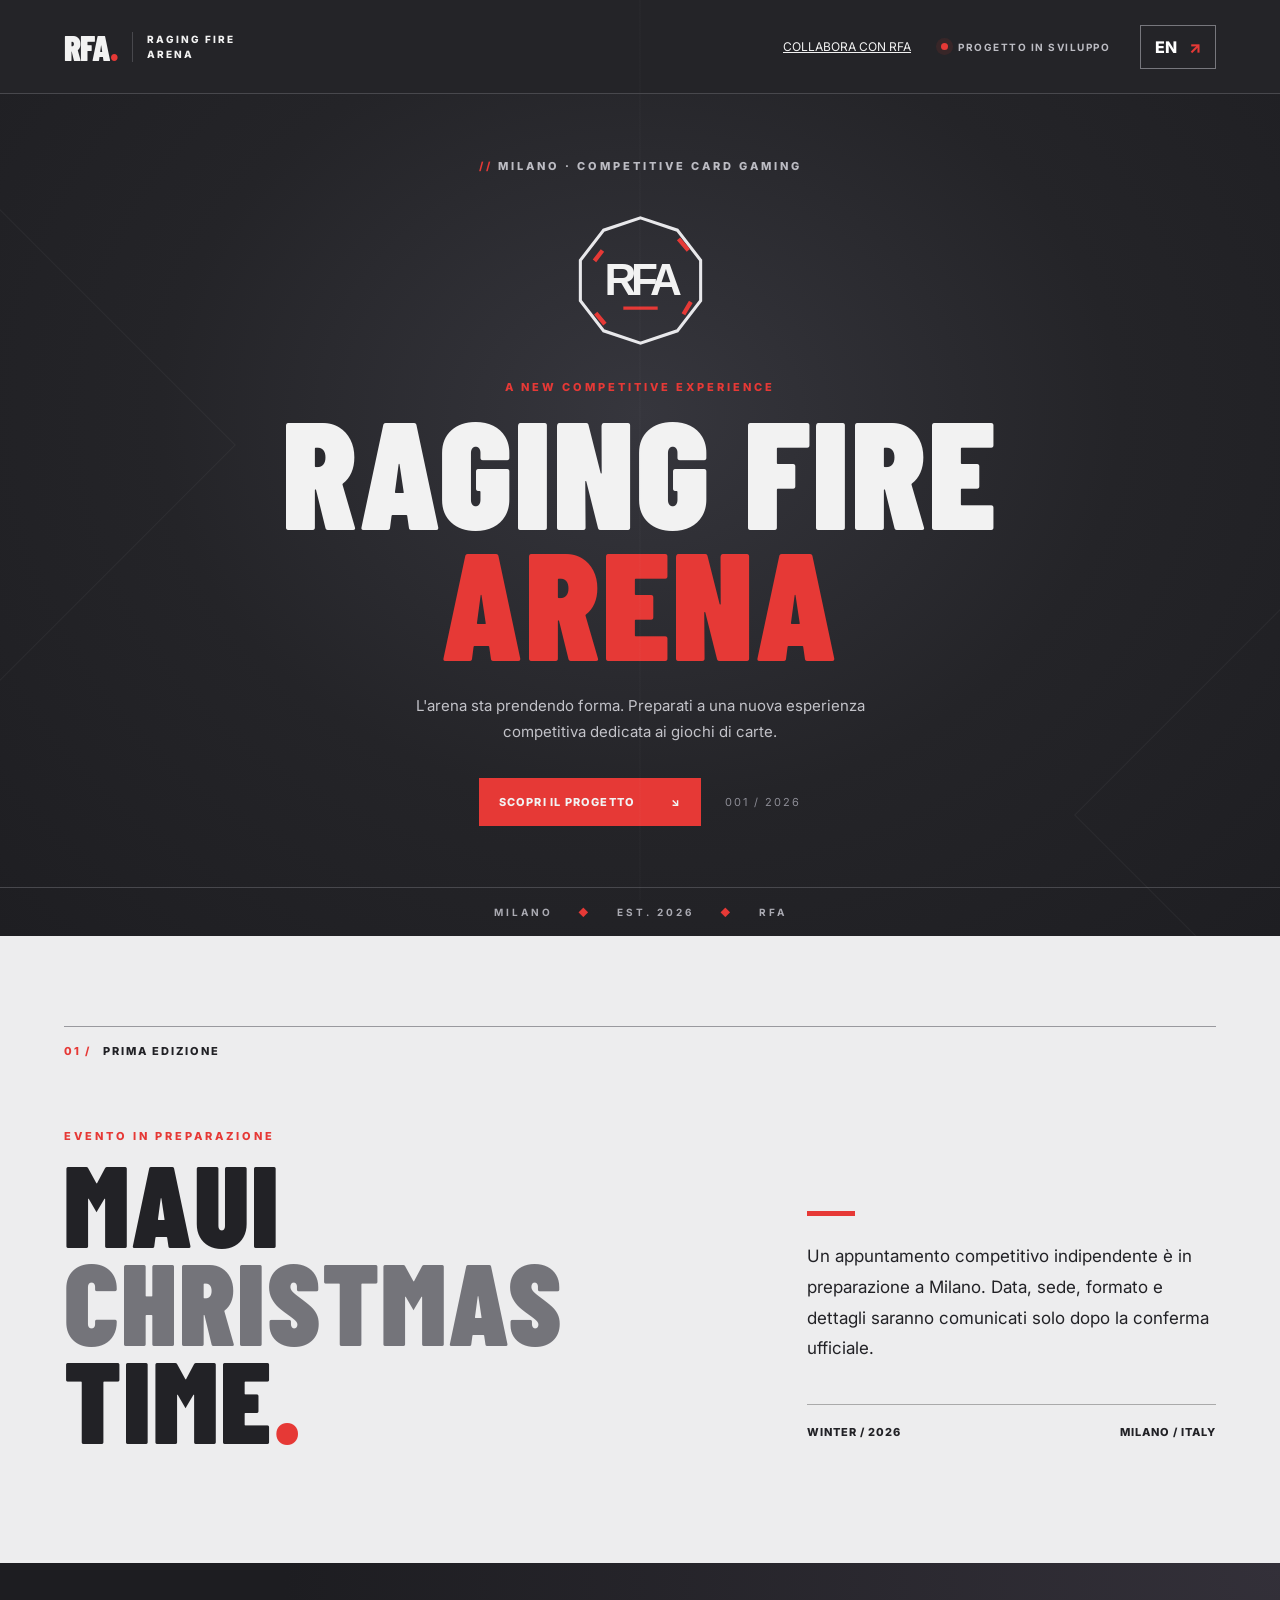
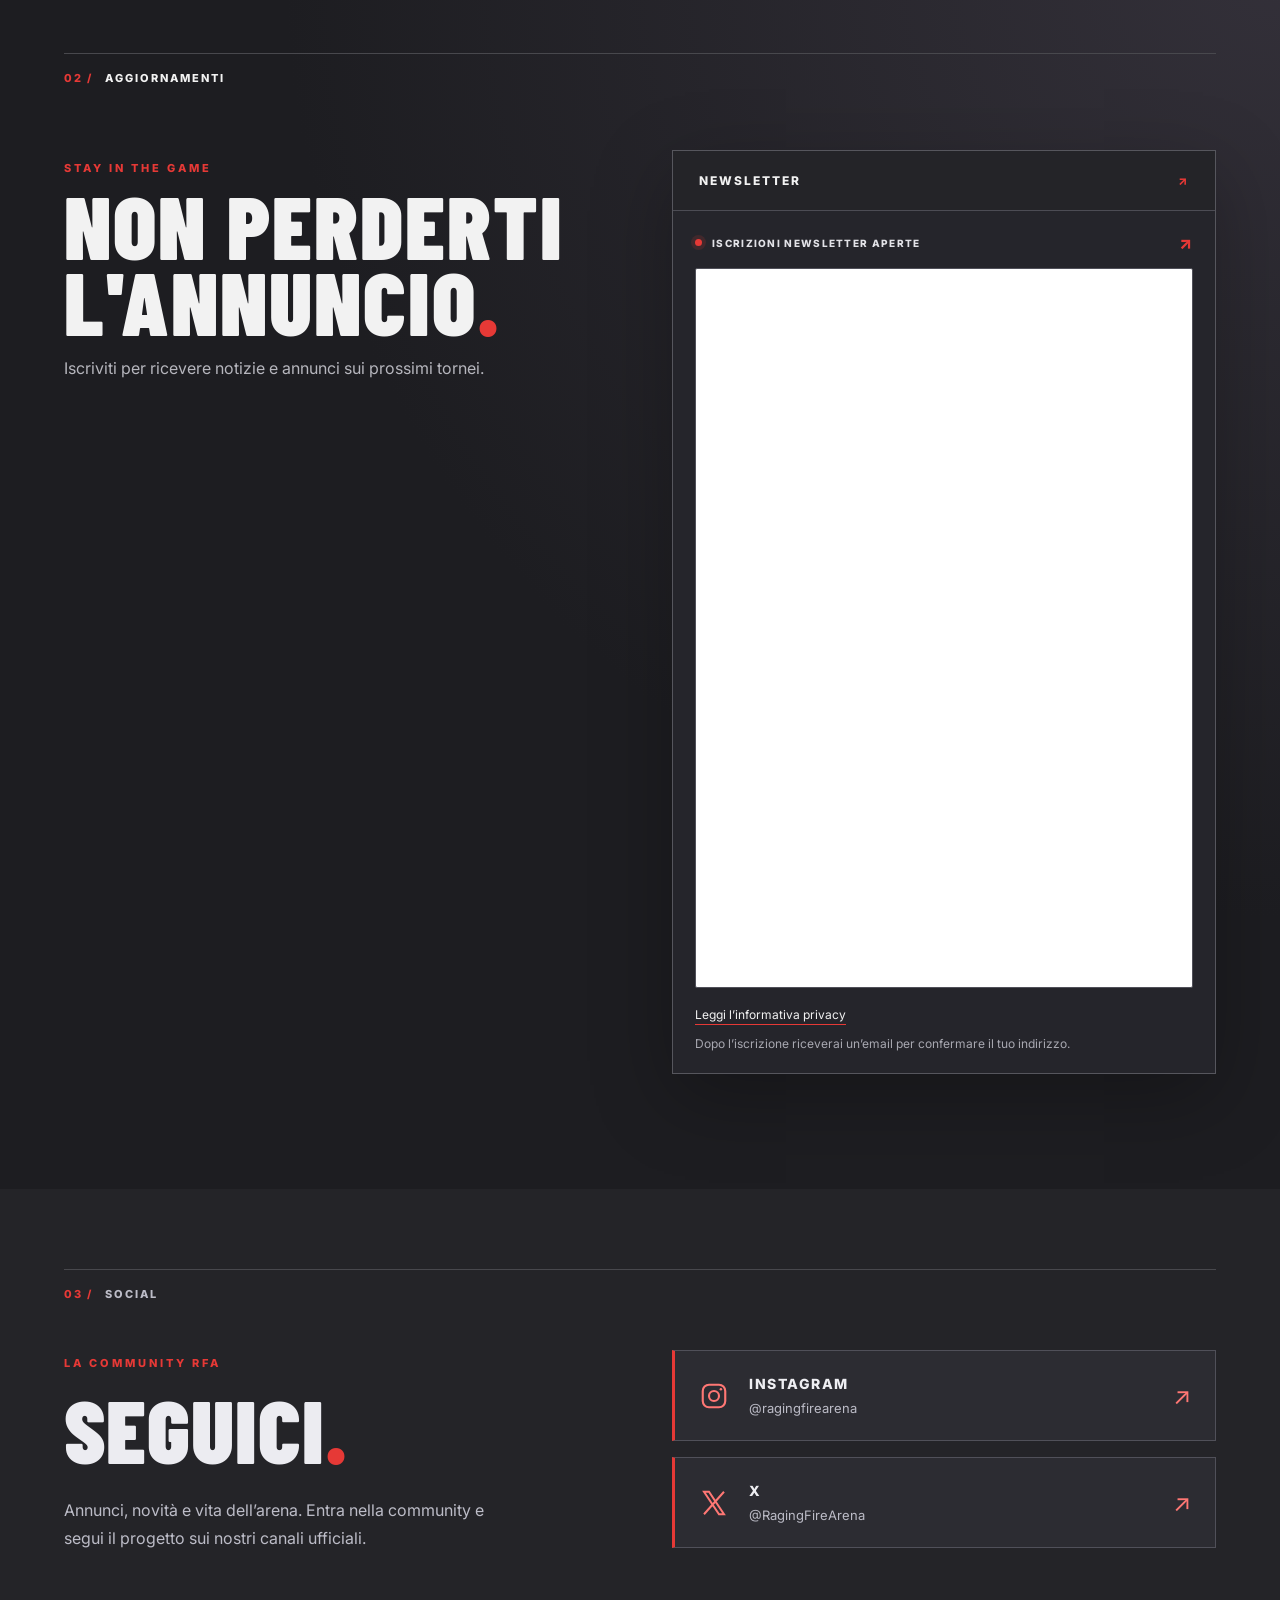
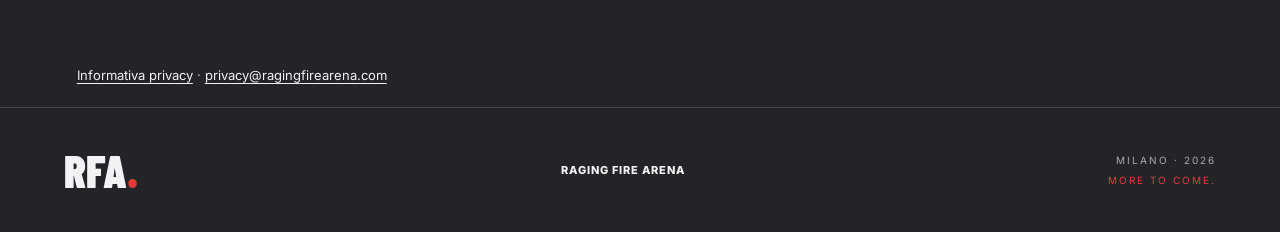
<file: public/index.html>
<!doctype html>
<html lang="it">
<head>
<meta charset="utf-8"><meta name="viewport" content="width=device-width,initial-scale=1">
<meta name="theme-color" content="#242428"><meta name="description" content="Raging Fire Arena — a new independent competitive card game event is taking shape in Milan.">
<title>Raging Fire Arena — Coming Soon</title>
<link rel="stylesheet" href="styles.css">
<!-- Begin Brevo Form -->


<!-- START - We recommend to place the below code in head tag of your website html  -->

<style>
  @font-face {
    font-display: block;
    font-family: Roboto;
    src: url(https://assets.brevo.com/font/Roboto/Latin/normal/normal/7529907e9eaf8ebb5220c5f9850e3811.woff2) format("woff2"), url(https://assets.brevo.com/font/Roboto/Latin/normal/normal/25c678feafdc175a70922a116c9be3e7.woff) format("woff")
  }

  @font-face {
    font-display: fallback;
    font-family: Roboto;
    font-weight: 600;
    src: url(https://assets.brevo.com/font/Roboto/Latin/medium/normal/6e9caeeafb1f3491be3e32744bc30440.woff2) format("woff2"), url(https://assets.brevo.com/font/Roboto/Latin/medium/normal/71501f0d8d5aa95960f6475d5487d4c2.woff) format("woff")
  }

  @font-face {
    font-display: fallback;
    font-family: Roboto;
    font-weight: 700;
    src: url(https://assets.brevo.com/font/Roboto/Latin/bold/normal/3ef7cf158f310cf752d5ad08cd0e7e60.woff2) format("woff2"), url(https://assets.brevo.com/font/Roboto/Latin/bold/normal/ece3a1d82f18b60bcce0211725c476aa.woff) format("woff")
  }

  :where(.sib-form-message-panel) {
    display: none;
  }

  :where(.sib-form-message-panel .sib-notification__icon) {
    width: 20px;
    height: 20px;
  }


  #sib-container input:-ms-input-placeholder {
    font-family: Helvetica, sans-serif;
    text-align: left;
    color: #c0ccda;
  }

  #sib-container input::placeholder {
    font-family: Helvetica, sans-serif;
    text-align: left;
    color: #c0ccda;
  }

  #sib-container textarea::placeholder {
    font-family: Helvetica, sans-serif;
    text-align: left;
    color: #c0ccda;
  }


  #sib-container a {
    text-decoration: underline;
    color: #2BB2FC;
  }
</style>
<link rel="stylesheet" href="https://sibforms.com/forms/end-form/build/sib-styles.css">



</head>
<body>
<div class="grid-overlay" aria-hidden="true"></div>
<header class="topbar"><a href="#top" class="brand"><span class="brand-mark">RFA<span class="brand-dot">.</span></span><span class="brand-name">RAGING FIRE<br>ARENA</span></a><div class="top-right"><a href="collabora.html" data-i18n="collaborate" style="color:inherit;font-size:12px;text-decoration:underline">COLLABORA CON RFA</a><span class="status"><span class="pulse"></span><span data-i18n="status">PROGETTO IN SVILUPPO</span></span><button id="lang" class="lang" type="button" aria-label="Switch language">EN <span>↗</span></button></div></header>
<main id="top"><section class="hero"><div class="hero-inner"><div class="eyebrow"><span class="slash">//</span> <span data-i18n="eyebrow">MILANO · COMPETITIVE CARD GAMING</span></div><div class="crest" aria-label="RFA emblem"><svg viewBox="0 0 220 220" role="img" aria-label="RFA geometric emblem"><polygon points="110,8 170,28 208,77 208,143 170,192 110,212 50,192 12,143 12,77 50,28" fill="none" stroke="#e8e8eb" stroke-width="5"/><path d="M35 78 L48 61 M172 42 L188 61 M192 145 L180 165 M52 181 L37 163" stroke="#e63936" stroke-width="7"/><text x="110" y="134" text-anchor="middle" font-size="72" font-family="Arial, sans-serif" font-weight="900" letter-spacing="-9" fill="#f2f2f2">RFA</text><path d="M82 155 H138" stroke="#e63936" stroke-width="5"/></svg></div><p class="hero-overline" data-i18n="overline">A NEW COMPETITIVE EXPERIENCE</p><h1>RAGING FIRE<br><em>ARENA</em></h1><p class="hero-copy" data-i18n="tagline">L'arena sta prendendo forma. Preparati a una nuova esperienza competitiva dedicata ai giochi di carte.</p><div class="hero-actions"><a class="btn" href="#event"><span data-i18n="discover">SCOPRI IL PROGETTO</span><span>↘</span></a><span class="issue">001 / 2026</span></div></div><div class="hero-rail">MILANO <span>◆</span> EST. 2026 <span>◆</span> RFA</div></section>
<section class="event" id="event"><div class="section-label"><span>01 /</span> <span data-i18n="first">PRIMA EDIZIONE</span></div><div class="event-body"><div><p class="tiny-red" data-i18n="teaser">EVENTO IN PREPARAZIONE</p><h2>MAUI<br><span>CHRISTMAS</span><br>TIME<span class="period">.</span></h2></div><div class="event-aside"><div class="divider"></div><p class="event-desc" data-i18n="eventDesc">Un appuntamento competitivo indipendente è in preparazione a Milano. Data, sede, formato e dettagli saranno comunicati solo dopo la conferma ufficiale.</p><div class="event-meta"><span>WINTER / 2026</span><span>MILANO / ITALY</span></div></div></div></section>
<section class="newsletter" id="updates"><div class="section-label"><span>02 /</span> <span data-i18n="updates">AGGIORNAMENTI</span></div><div class="news-wrap"><div><p class="tiny-red" data-i18n="stay">STAY IN THE GAME</p><h2 data-i18n="notifyTitle">NON PERDERTI<br>L'ANNUNCIO<span class="period">.</span></h2><p class="news-copy" data-i18n="notifyCopy">Le novità arriveranno qui. Iscriviti per ricevere gli annunci sui prossimi tornei.</p></div><div class="form-card"><div class="form-head"><span data-i18n="newsletter">NEWSLETTER</span><span>↗</span></div><div class="rfa-embed"><div class="embed-accent"><span class="embed-dot"></span><span data-i18n="formLive">ISCRIZIONI NEWSLETTER APERTE</span><span class="embed-arrow">↗</span></div><iframe title="Iscrizione newsletter Raging Fire Arena" src="https://6de2662f.sibforms.com/serve/[base64]" loading="lazy" referrerpolicy="strict-origin-when-cross-origin"></iframe><p class="rfa-privacy-link"><a href="privacy.html" data-privacy-link>Leggi l’informativa privacy</a></p><p class="rfa-form-hint" data-i18n="formHint">Dopo l’iscrizione riceverai un’email per confermare il tuo indirizzo.</p></div></div></div></section>
<section class="social-section" id="social" aria-labelledby="social-title">
<div class="section-label"><span>03 /</span><span data-i18n="socialLabel">SOCIAL</span></div>
<div class="social-layout"><div><p class="tiny-red" data-i18n="socialEyebrow">LA COMMUNITY RFA</p><h2 id="social-title" data-i18n="socialTitle">SEGUICI<span class="period">.</span></h2><p class="social-copy" data-i18n="socialCopy">Annunci, novità e vita dell’arena. Entra nella community e segui il progetto sui nostri canali ufficiali.</p></div>
<div class="social-links"><a class="social-link" href="https://www.instagram.com/ragingfirearena/" target="_blank" rel="noopener noreferrer"><svg class="social-icon" viewBox="0 0 24 24" fill="none" stroke="currentColor" stroke-width="1.7" aria-hidden="true"><rect x="3" y="3" width="18" height="18" rx="5"/><circle cx="12" cy="12" r="4"/><circle cx="17.5" cy="6.5" r="1" fill="currentColor" stroke="none"/></svg><span class="social-name">INSTAGRAM<span class="social-handle">@ragingfirearena</span></span><span class="social-arrow" aria-hidden="true">↗</span><span class="social-sr" data-i18n="socialNewTab"> (si apre in una nuova scheda)</span></a>
<a class="social-link" href="https://x.com/RagingFireArena" target="_blank" rel="noopener noreferrer"><svg class="social-icon" viewBox="0 0 24 24" fill="none" stroke="currentColor" stroke-width="1.6" aria-hidden="true"><path d="M4 3h4l12 18h-4L4 3ZM20 3 4 21"/></svg><span class="social-name">X<span class="social-handle">@RagingFireArena</span></span><span class="social-arrow" aria-hidden="true">↗</span><span class="social-sr" data-i18n="socialNewTab"> (si apre in una nuova scheda)</span></a></div></div></section></main>
<div class="privacy-footer"><a href="privacy.html" data-privacy-footer>Informativa privacy</a> · <a href="mailto:privacy@ragingfirearena.com">privacy@ragingfirearena.com</a></div>
<footer><div class="footer-logo">RFA<span>.</span></div><div><span>RAGING FIRE ARENA</span></div><div class="footer-end">MILANO · 2026<br><span data-i18n="footer">MORE TO COME.</span></div></footer>


<script src="script.js"></script>
</body></html>
</file>
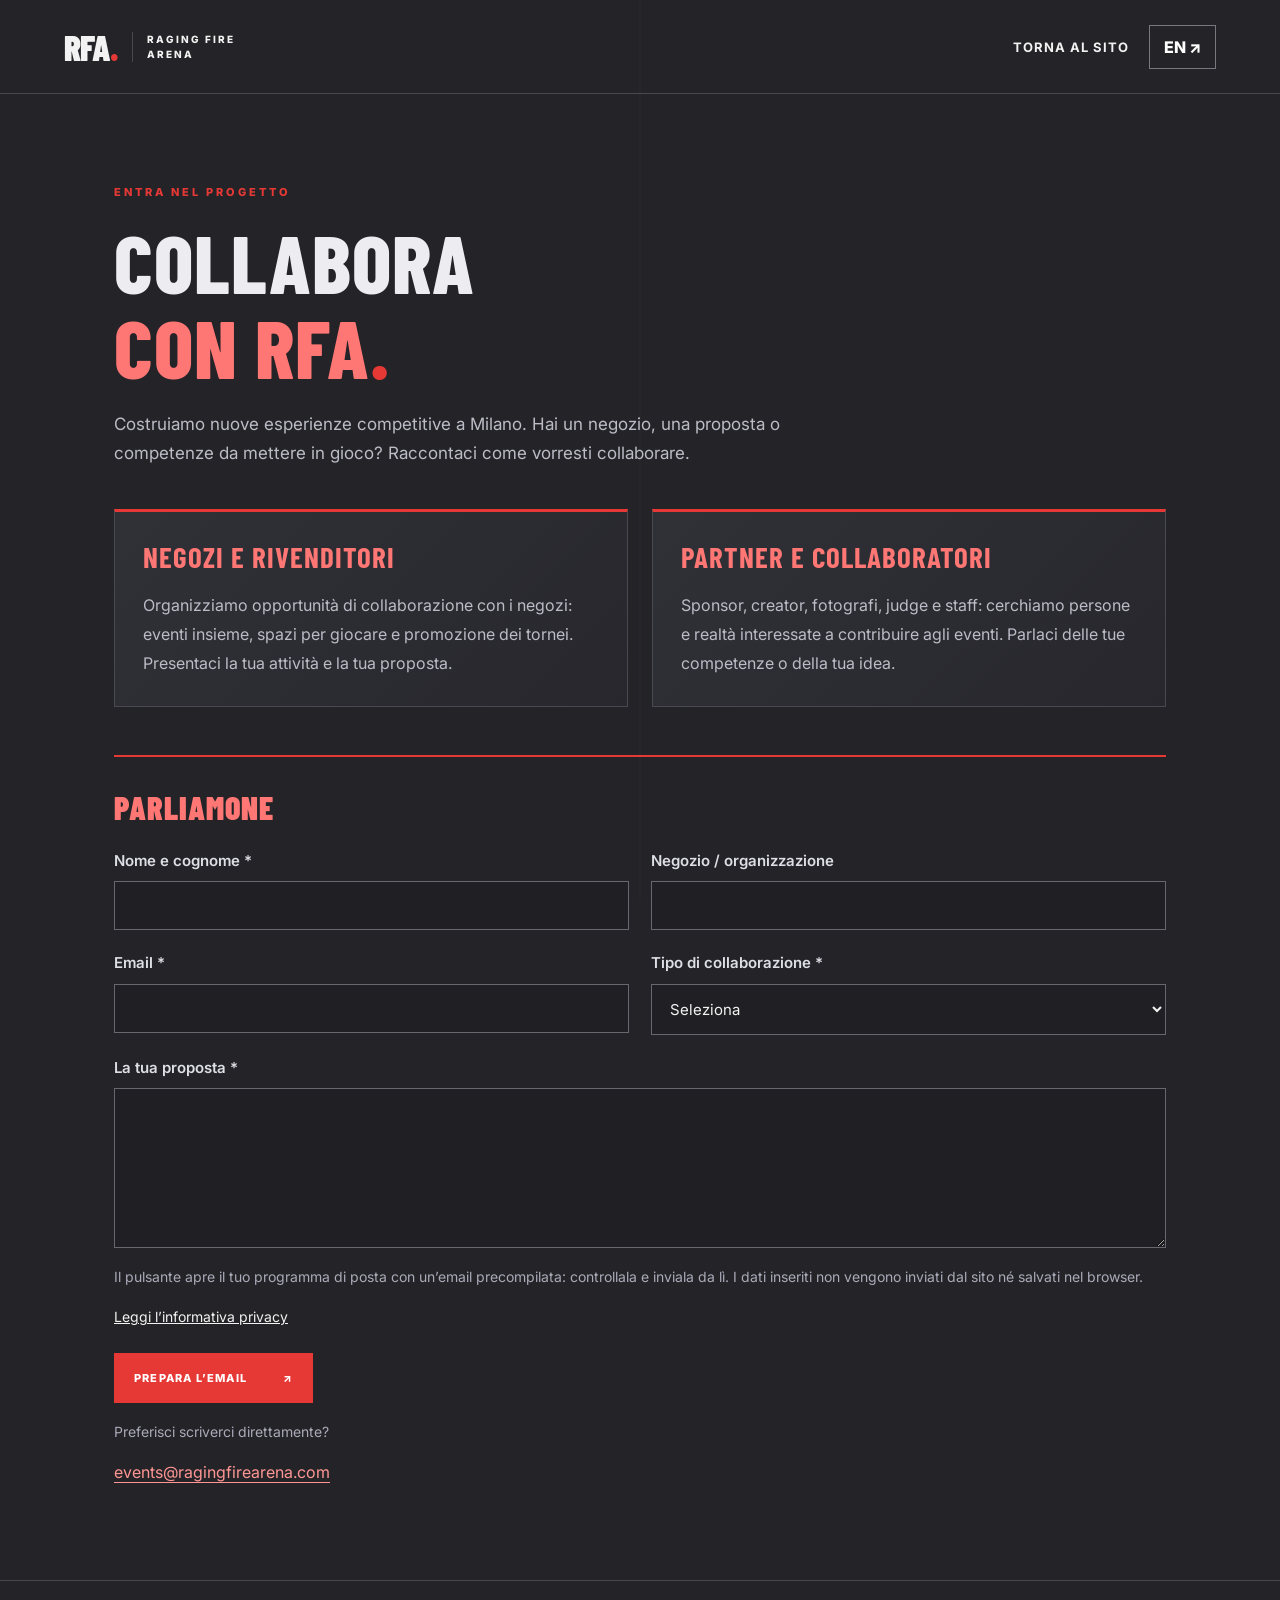
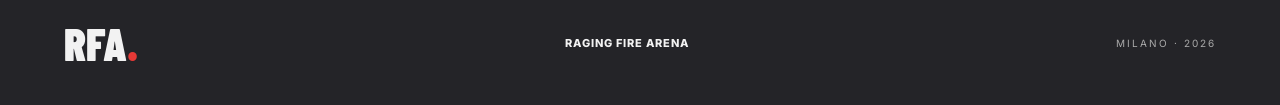
<file: public/collabora.html>
<!doctype html>
<html lang="it"><head><meta charset="utf-8"><meta name="viewport" content="width=device-width,initial-scale=1"><meta name="theme-color" content="#242428"><meta name="description" content="Collabora con Raging Fire Arena: negozi, partner e collaboratori per eventi di giochi di carte a Milano."><title>Collabora con RFA — Raging Fire Arena</title><link rel="stylesheet" href="styles.css"><style>
.partner-main{max-width:1100px;margin:auto;padding:80px 24px}.partner-main h1{font-size:clamp(42px,7vw,82px);line-height:1.05;margin:20px 0}.intro{max-width:680px;line-height:1.7;color:#c6c6cc}.partner-grid{display:grid;grid-template-columns:1fr 1fr;gap:24px;margin:40px 0}.partner-card{border:1px solid #55555c;padding:28px;background:#29292f}.partner-card h2{font-size:25px;margin-bottom:16px}.partner-card p{line-height:1.7;color:#c6c6cc}.contact-form{border-top:2px solid #e63936;padding-top:32px;margin-top:48px}.contact-form h2{font-size:32px;margin-bottom:24px}.fields{display:grid;grid-template-columns:1fr 1fr;gap:22px}.field{display:flex;flex-direction:column;gap:9px;font-size:15px}.field input,.field select,.field textarea{width:100%;box-sizing:border-box;background:#202024;color:#f2f2f2;border:1px solid #67676f;border-radius:0;padding:14px;font:inherit}.field textarea{min-height:160px;resize:vertical}.wide{grid-column:1/-1}.contact-form .btn{margin-top:24px;cursor:pointer}.form-note{font-size:14px;line-height:1.6;color:#c6c6cc;margin:18px 0}.form-note a,.direct-mail{color:#f2f2f2;text-decoration:underline}.field input:focus-visible,.field select:focus-visible,.field textarea:focus-visible{outline:2px solid #e63936;outline-offset:3px}.topbar a.partner-home{color:inherit;text-decoration:none;font-size:13px}@media(max-width:640px){.partner-grid,.fields{grid-template-columns:1fr}.partner-main{padding-top:48px}.topbar{gap:14px;flex-wrap:wrap}.partner-card{padding:22px}}

/* Partner page: explicit typography and a header that grows on small screens. */
.partner-header.topbar{height:auto;min-height:94px;padding-top:20px;padding-bottom:20px;gap:20px}
.partner-header .top-right{gap:20px;flex-shrink:0}
.partner-header .partner-home{font-size:11px;font-weight:700;letter-spacing:1px;color:#c5c5cf}
.partner-main{position:relative;z-index:1}
.partner-main h1{font-family:'Barlow Condensed',Impact,sans-serif;font-weight:800;color:#ececf1;letter-spacing:1px;line-height:1.04}
.partner-main h1 .title-accent{color:#ff7774}
.partner-main .intro{font-size:17px;line-height:1.75;color:#bcbcc7}
.partner-card{min-width:0;border:1px solid #494950;border-top:3px solid #e63936;background:linear-gradient(135deg,#303037,#27272d);padding:28px}
.partner-card h2{font-family:'Barlow Condensed',Impact,sans-serif;font-weight:700;font-size:29px;letter-spacing:1px;line-height:1.15;color:#ff7774;margin:0 0 18px}
.partner-card p{font-size:16px;line-height:1.8;color:#bcbcc7;margin:0}
.contact-form h2{font-family:'Barlow Condensed',Impact,sans-serif;color:#ff7774;line-height:1.15;letter-spacing:1px}
.contact-form .field>span{color:#dedee6;font-weight:600;line-height:1.5}
.contact-form .form-note{color:#aaaab8}
.contact-form .btn{border:0;color:#fff;line-height:1.5}
.direct-mail{color:#ff9693;text-underline-offset:4px;overflow-wrap:anywhere}
@media(max-width:700px){
.partner-header.topbar{min-height:0;padding:18px 24px;display:grid;grid-template-columns:1fr;gap:18px}
.partner-header .top-right{width:100%;justify-content:space-between;gap:16px}
.partner-header .partner-home{font-size:11px}
.partner-header .lang{padding:9px 12px;font-size:13px}
.partner-main{padding:40px 24px 64px}
.partner-main h1{font-size:clamp(40px,11vw,72px);margin:18px 0 24px}
.partner-main .intro{font-size:16px}
.partner-grid,.fields{grid-template-columns:1fr}
.partner-grid{gap:20px;margin:32px 0}
.partner-card{padding:24px}
.partner-card h2{font-size:26px}
.partner-card p{font-size:15px}
.contact-form{margin-top:36px}
}
</style></head><body><div class="grid-overlay" aria-hidden="true"></div>
<header class="topbar partner-header"><a class="brand" href="index.html"><span class="brand-mark">RFA<span class="brand-dot">.</span></span><span class="brand-name">RAGING FIRE<br>ARENA</span></a><div class="top-right"><a class="partner-home" href="index.html" data-t="home">TORNA AL SITO</a><button id="partner-lang" class="lang" type="button" aria-label="Switch language">EN ↗</button></div></header>
<main class="partner-main"><p class="tiny-red" data-t="eyebrow">ENTRA NEL PROGETTO</p><h1 data-t="title">COLLABORA<br><span class='title-accent'>CON RFA</span><span class="period">.</span></h1><p class="intro" data-t="intro">Costruiamo nuove esperienze competitive a Milano. Hai un negozio, una proposta o competenze da mettere in gioco? Raccontaci come vorresti collaborare.</p>
<div class="partner-grid"><section class="partner-card"><h2 data-t="shopsTitle">NEGOZI E RIVENDITORI</h2><p data-t="shopsCopy">Organizziamo opportunità di collaborazione con i negozi: eventi insieme, spazi per giocare e promozione dei tornei. Presentaci la tua attività e la tua proposta.</p></section><section class="partner-card"><h2 data-t="partnersTitle">PARTNER E COLLABORATORI</h2><p data-t="partnersCopy">Sponsor, creator, fotografi, judge e staff: cerchiamo persone e realtà interessate a contribuire agli eventi. Parlaci delle tue competenze o della tua idea.</p></section></div>
<form id="partner-form" class="contact-form"><h2 data-t="formTitle">PARLIAMONE</h2><div class="fields">
<label class="field"><span data-t="name">Nome e cognome *</span><input name="name" autocomplete="name" maxlength="120" required></label>
<label class="field"><span data-t="organization">Negozio / organizzazione</span><input name="organization" autocomplete="organization" maxlength="160"></label>
<label class="field"><span data-t="email">Email *</span><input name="email" type="email" autocomplete="email" maxlength="254" required></label>
<label class="field"><span data-t="type">Tipo di collaborazione *</span><select name="type" required><option value="" data-t="choose">Seleziona</option><option value="shop" data-t="shop">Negozio / rivenditore</option><option value="sponsor" data-t="sponsor">Sponsor / partner</option><option value="creator" data-t="creator">Creator / fotografia / video</option><option value="staff" data-t="staff">Judge / staff eventi</option><option value="other" data-t="other">Altra proposta</option></select></label>
<label class="field wide"><span data-t="message">La tua proposta *</span><textarea name="message" maxlength="4000" required></textarea></label></div>
<p class="form-note" data-t="note">Il pulsante apre il tuo programma di posta con un’email precompilata: controllala e inviala da lì. I dati inseriti non vengono inviati dal sito né salvati nel browser.</p>
<p class="form-note"><a id="partner-privacy" href="privacy.html" data-t="privacy">Leggi l’informativa privacy</a></p>
<button class="btn" type="submit"><span data-t="submit">PREPARA L’EMAIL</span> ↗</button><p class="form-note" data-t="direct">Preferisci scriverci direttamente?</p><a class="direct-mail" href="mailto:events@ragingfirearena.com">events@ragingfirearena.com</a>
<p id="partner-feedback" class="form-note" role="status"></p></form></main>
<footer><div class="footer-logo">RFA<span>.</span></div><div>RAGING FIRE ARENA</div><div class="footer-end">MILANO · 2026</div></footer>
<script>
const texts={
it:{home:"TORNA AL SITO",eyebrow:"ENTRA NEL PROGETTO",title:"COLLABORA<br><span class='title-accent'>CON RFA</span><span class='period'>.</span>",intro:"Costruiamo nuove esperienze competitive a Milano. Hai un negozio, una proposta o competenze da mettere in gioco? Raccontaci come vorresti collaborare.",shopsTitle:"NEGOZI E RIVENDITORI",shopsCopy:"Organizziamo opportunità di collaborazione con i negozi: eventi insieme, spazi per giocare e promozione dei tornei. Presentaci la tua attività e la tua proposta.",partnersTitle:"PARTNER E COLLABORATORI",partnersCopy:"Sponsor, creator, fotografi, judge e staff: cerchiamo persone e realtà interessate a contribuire agli eventi. Parlaci delle tue competenze o della tua idea.",formTitle:"PARLIAMONE",name:"Nome e cognome *",organization:"Negozio / organizzazione",email:"Email *",type:"Tipo di collaborazione *",choose:"Seleziona",shop:"Negozio / rivenditore",sponsor:"Sponsor / partner",creator:"Creator / fotografia / video",staff:"Judge / staff eventi",other:"Altra proposta",message:"La tua proposta *",note:"Il pulsante apre il tuo programma di posta con un’email precompilata: controllala e inviala da lì. I dati inseriti non vengono inviati dal sito né salvati nel browser.",privacy:"Leggi l’informativa privacy",submit:"PREPARA L’EMAIL",direct:"Preferisci scriverci direttamente?",feedback:"Completa l’invio nel tuo programma di posta. Se non si apre, scrivi a events@ragingfirearena.com."},
en:{home:"BACK TO WEBSITE",eyebrow:"JOIN THE PROJECT",title:"PARTNER<br><span class='title-accent'>WITH RFA</span><span class='period'>.</span>",intro:"We are building new competitive experiences in Milan. Do you run a store, have an idea or skills to contribute? Tell us how you would like to get involved.",shopsTitle:"STORES & RETAILERS",shopsCopy:"Explore opportunities to collaborate through joint events, playing spaces and tournament promotion. Introduce your store and tell us about your proposal.",partnersTitle:"PARTNERS & CONTRIBUTORS",partnersCopy:"Sponsors, creators, photographers, judges and event staff: we welcome people and organizations interested in contributing to our events. Tell us about your skills or your idea.",formTitle:"LET’S TALK",name:"Full name *",organization:"Store / organization",email:"Email *",type:"Type of collaboration *",choose:"Select",shop:"Store / retailer",sponsor:"Sponsor / partner",creator:"Creator / photography / video",staff:"Judge / event staff",other:"Other proposal",message:"Your proposal *",note:"The button opens your email app with a draft: review it and send it there. This website does not send or store the information you enter.",privacy:"Read the privacy notice",submit:"PREPARE EMAIL",direct:"Prefer to email us directly?",feedback:"Complete sending in your email app. If it does not open, email events@ragingfirearena.com."}};
let lang="it";try{lang=localStorage.getItem("rfa-language")==="en"?"en":"it"}catch(e){}
function render(){document.documentElement.lang=lang;document.title=(lang==="it"?"Collabora con RFA":"Partner with RFA")+" — Raging Fire Arena";document.querySelectorAll("[data-t]").forEach(el=>el.innerHTML=texts[lang][el.dataset.t]);document.getElementById("partner-lang").textContent=lang==="it"?"EN ↗":"IT ↗";document.getElementById("partner-privacy").href=lang==="en"?"privacy-en.html":"privacy.html";document.getElementById("partner-feedback").textContent=""}
document.getElementById("partner-lang").addEventListener("click",()=>{lang=lang==="it"?"en":"it";try{localStorage.setItem("rfa-language",lang)}catch(e){}render()});
document.getElementById("partner-form").addEventListener("submit",e=>{e.preventDefault();const f=e.currentTarget;const data=new FormData(f);const kind=f.elements.type.selectedOptions[0].textContent;const body=[texts[lang].name.replace(" *","")+": "+data.get("name"),texts[lang].organization+": "+data.get("organization"),"Email: "+data.get("email"),texts[lang].type.replace(" *","")+": "+kind,"",data.get("message")].join("\n");location.href="mailto:events@ragingfirearena.com?subject="+encodeURIComponent("RFA — "+kind)+"&body="+encodeURIComponent(body);document.getElementById("partner-feedback").textContent=texts[lang].feedback});render();
</script></body></html>
</file>
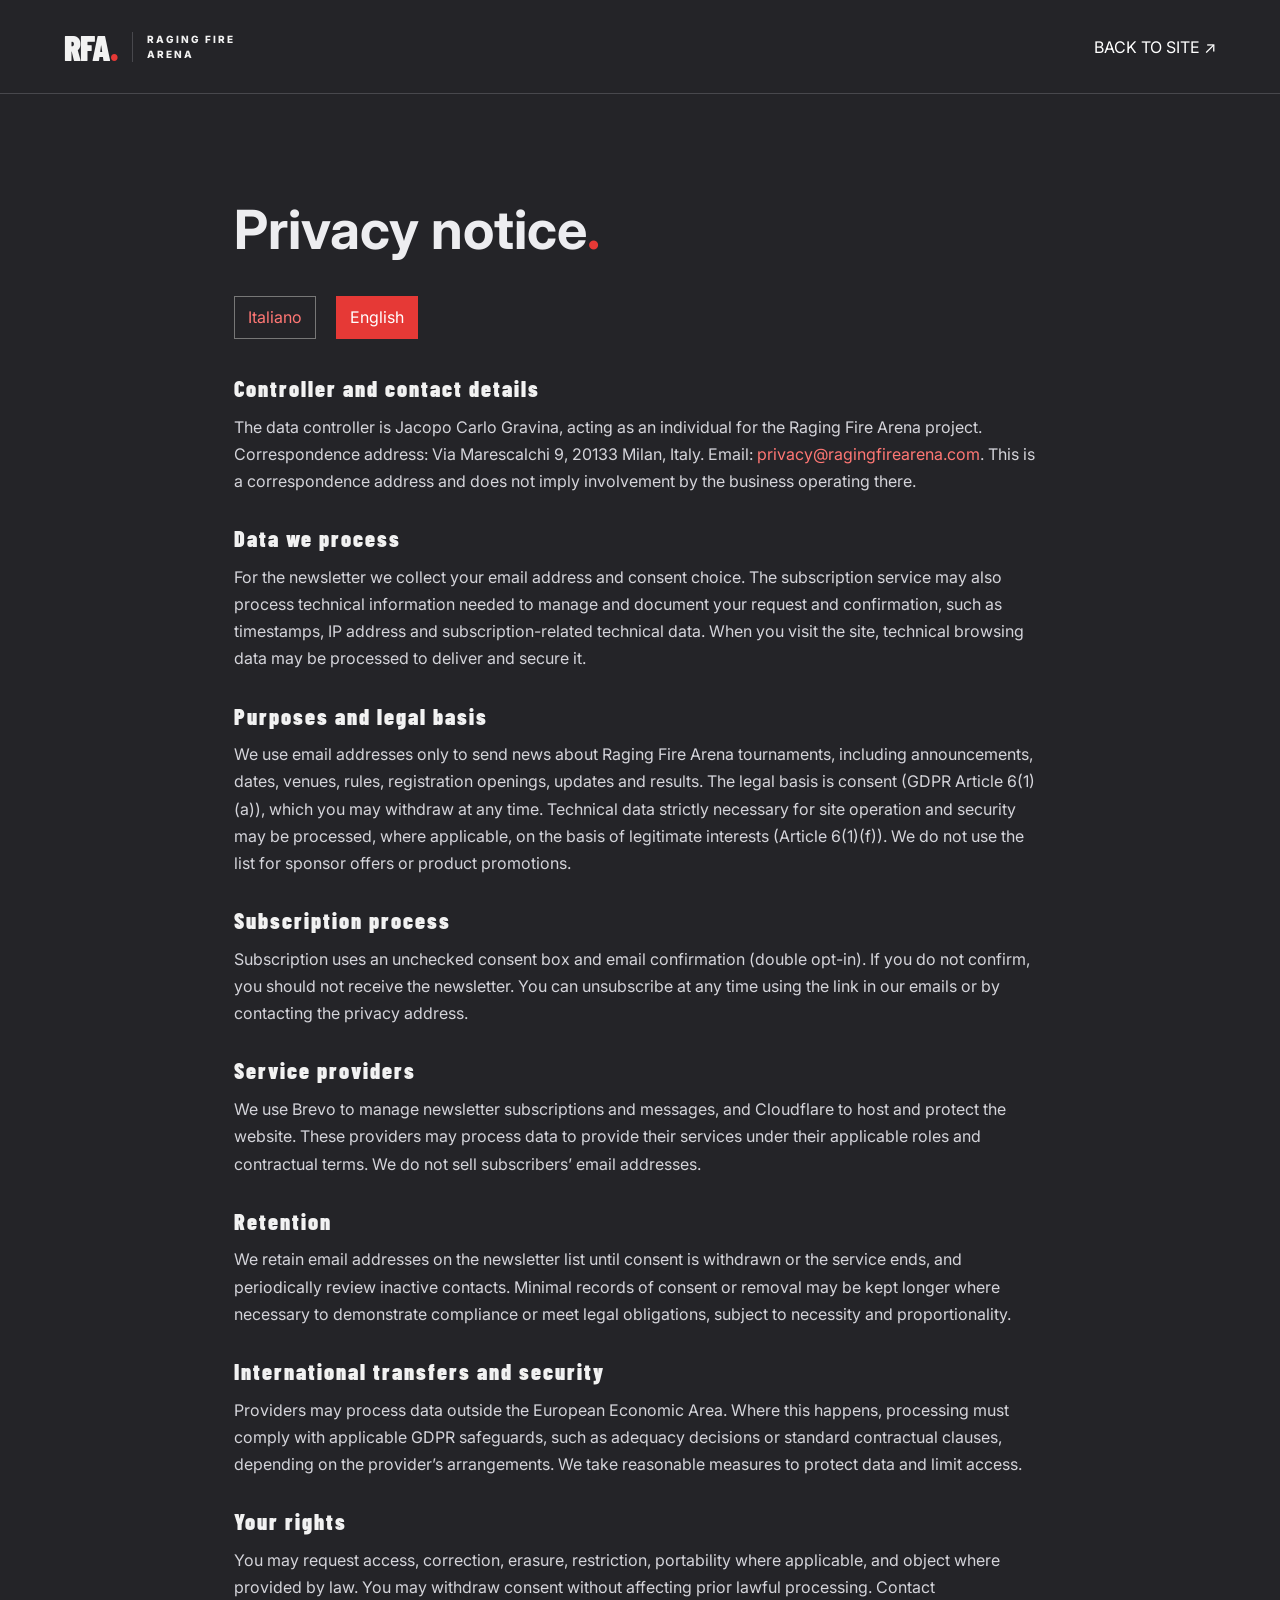
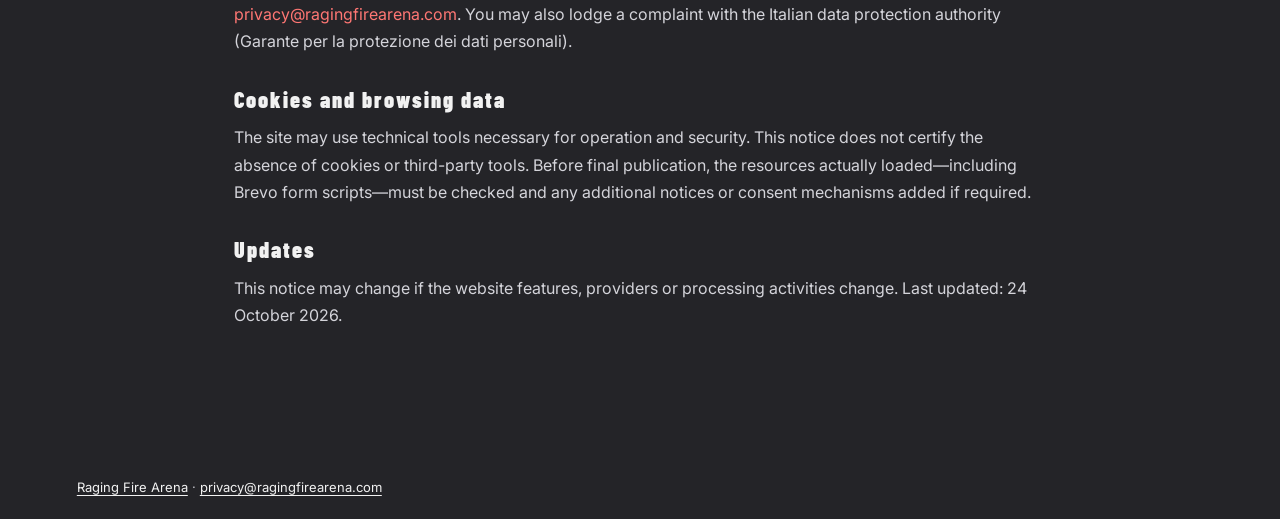
<file: public/privacy-en.html>
<!doctype html><html lang="en"><head><meta charset="utf-8"><meta name="viewport" content="width=device-width,initial-scale=1"><title>Privacy notice — Raging Fire Arena</title><link rel="stylesheet" href="styles.css"></head><body><header class="topbar"><a href="index.html" class="brand"><span class="brand-mark">RFA<span class="brand-dot">.</span></span><span class="brand-name">RAGING FIRE<br>ARENA</span></a><a href="index.html" style="color:white">BACK TO SITE ↗</a></header><main class="legal-page"><h1>Privacy notice<span style="color:#e63936">.</span></h1><nav class="switch"><a href="privacy.html" >Italiano</a><a href="privacy-en.html" aria-current="page">English</a></nav><section><h2>Controller and contact details</h2><p>The data controller is Jacopo Carlo Gravina, acting as an individual for the Raging Fire Arena project. Correspondence address: Via Marescalchi 9, 20133 Milan, Italy. Email: <a href="mailto:privacy@ragingfirearena.com">privacy@ragingfirearena.com</a>. This is a correspondence address and does not imply involvement by the business operating there.</p></section><section><h2>Data we process</h2><p>For the newsletter we collect your email address and consent choice. The subscription service may also process technical information needed to manage and document your request and confirmation, such as timestamps, IP address and subscription-related technical data. When you visit the site, technical browsing data may be processed to deliver and secure it.</p></section><section><h2>Purposes and legal basis</h2><p>We use email addresses only to send news about Raging Fire Arena tournaments, including announcements, dates, venues, rules, registration openings, updates and results. The legal basis is consent (GDPR Article 6(1)(a)), which you may withdraw at any time. Technical data strictly necessary for site operation and security may be processed, where applicable, on the basis of legitimate interests (Article 6(1)(f)). We do not use the list for sponsor offers or product promotions.</p></section><section><h2>Subscription process</h2><p>Subscription uses an unchecked consent box and email confirmation (double opt-in). If you do not confirm, you should not receive the newsletter. You can unsubscribe at any time using the link in our emails or by contacting the privacy address.</p></section><section><h2>Service providers</h2><p>We use Brevo to manage newsletter subscriptions and messages, and Cloudflare to host and protect the website. These providers may process data to provide their services under their applicable roles and contractual terms. We do not sell subscribers’ email addresses.</p></section><section><h2>Retention</h2><p>We retain email addresses on the newsletter list until consent is withdrawn or the service ends, and periodically review inactive contacts. Minimal records of consent or removal may be kept longer where necessary to demonstrate compliance or meet legal obligations, subject to necessity and proportionality.</p></section><section><h2>International transfers and security</h2><p>Providers may process data outside the European Economic Area. Where this happens, processing must comply with applicable GDPR safeguards, such as adequacy decisions or standard contractual clauses, depending on the provider’s arrangements. We take reasonable measures to protect data and limit access.</p></section><section><h2>Your rights</h2><p>You may request access, correction, erasure, restriction, portability where applicable, and object where provided by law. You may withdraw consent without affecting prior lawful processing. Contact <a href="mailto:privacy@ragingfirearena.com">privacy@ragingfirearena.com</a>. You may also lodge a complaint with the Italian data protection authority (Garante per la protezione dei dati personali).</p></section><section><h2>Cookies and browsing data</h2><p>The site may use technical tools necessary for operation and security. This notice does not certify the absence of cookies or third-party tools. Before final publication, the resources actually loaded—including Brevo form scripts—must be checked and any additional notices or consent mechanisms added if required.</p></section><section><h2>Updates</h2><p>This notice may change if the website features, providers or processing activities change. Last updated: 24 October 2026.</p></section></main><div class="privacy-footer"><a href="index.html">Raging Fire Arena</a> · <a href="mailto:privacy@ragingfirearena.com">privacy@ragingfirearena.com</a></div><script>localStorage.setItem('rfa-language','en');</script></body></html>
</file>
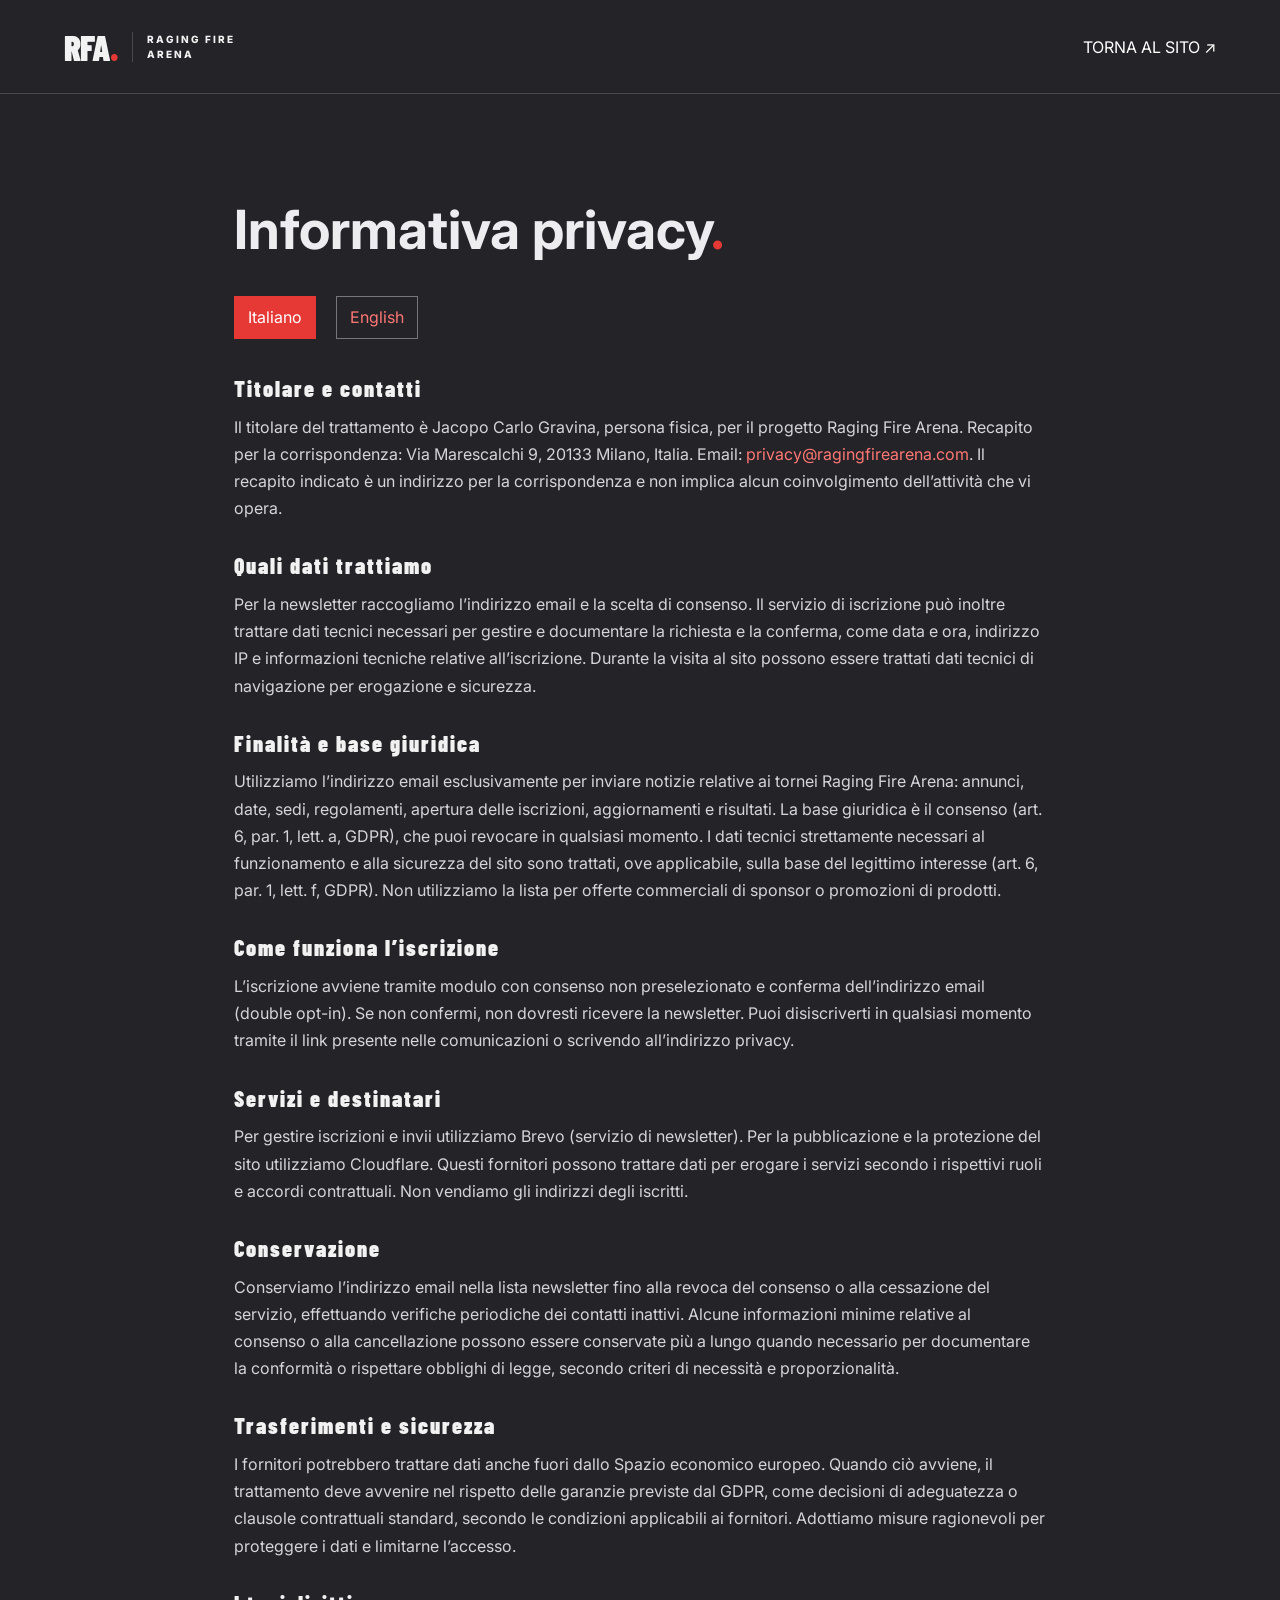
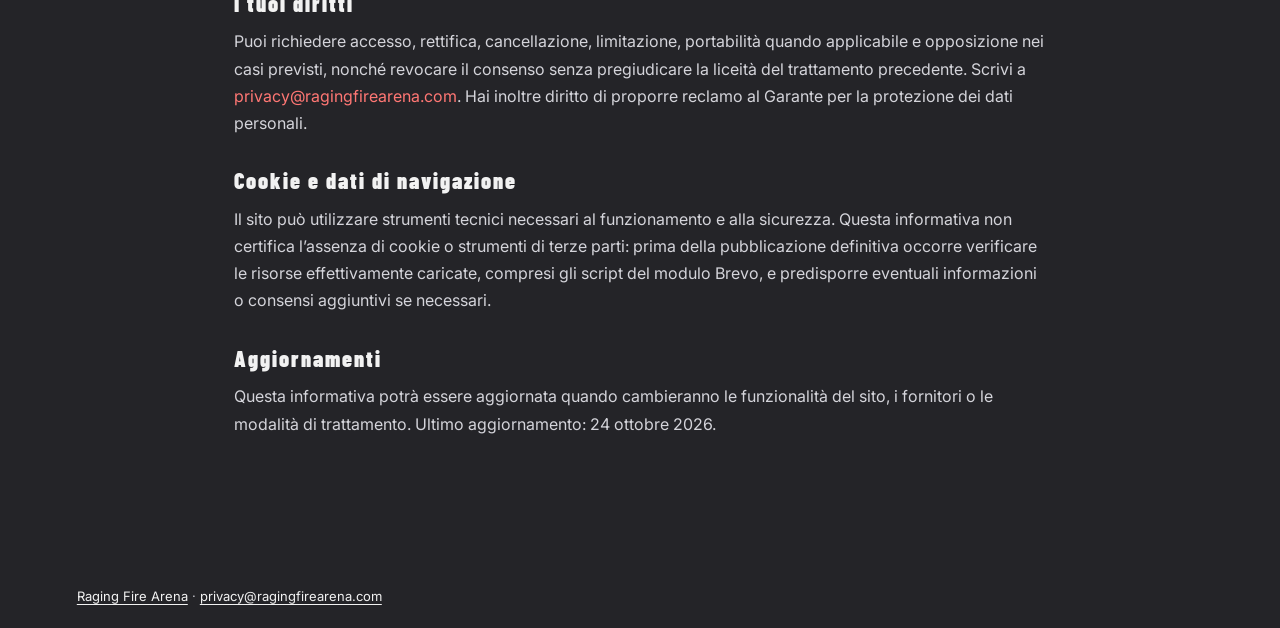
<file: public/privacy.html>
<!doctype html><html lang="it"><head><meta charset="utf-8"><meta name="viewport" content="width=device-width,initial-scale=1"><title>Informativa privacy — Raging Fire Arena</title><link rel="stylesheet" href="styles.css"></head><body><header class="topbar"><a href="index.html" class="brand"><span class="brand-mark">RFA<span class="brand-dot">.</span></span><span class="brand-name">RAGING FIRE<br>ARENA</span></a><a href="index.html" style="color:white">TORNA AL SITO ↗</a></header><main class="legal-page"><h1>Informativa privacy<span style="color:#e63936">.</span></h1><nav class="switch"><a href="privacy.html" aria-current="page">Italiano</a><a href="privacy-en.html" >English</a></nav><section><h2>Titolare e contatti</h2><p>Il titolare del trattamento è Jacopo Carlo Gravina, persona fisica, per il progetto Raging Fire Arena. Recapito per la corrispondenza: Via Marescalchi 9, 20133 Milano, Italia. Email: <a href="mailto:privacy@ragingfirearena.com">privacy@ragingfirearena.com</a>. Il recapito indicato è un indirizzo per la corrispondenza e non implica alcun coinvolgimento dell’attività che vi opera.</p></section><section><h2>Quali dati trattiamo</h2><p>Per la newsletter raccogliamo l’indirizzo email e la scelta di consenso. Il servizio di iscrizione può inoltre trattare dati tecnici necessari per gestire e documentare la richiesta e la conferma, come data e ora, indirizzo IP e informazioni tecniche relative all’iscrizione. Durante la visita al sito possono essere trattati dati tecnici di navigazione per erogazione e sicurezza.</p></section><section><h2>Finalità e base giuridica</h2><p>Utilizziamo l’indirizzo email esclusivamente per inviare notizie relative ai tornei Raging Fire Arena: annunci, date, sedi, regolamenti, apertura delle iscrizioni, aggiornamenti e risultati. La base giuridica è il consenso (art. 6, par. 1, lett. a, GDPR), che puoi revocare in qualsiasi momento. I dati tecnici strettamente necessari al funzionamento e alla sicurezza del sito sono trattati, ove applicabile, sulla base del legittimo interesse (art. 6, par. 1, lett. f, GDPR). Non utilizziamo la lista per offerte commerciali di sponsor o promozioni di prodotti.</p></section><section><h2>Come funziona l’iscrizione</h2><p>L’iscrizione avviene tramite modulo con consenso non preselezionato e conferma dell’indirizzo email (double opt-in). Se non confermi, non dovresti ricevere la newsletter. Puoi disiscriverti in qualsiasi momento tramite il link presente nelle comunicazioni o scrivendo all’indirizzo privacy.</p></section><section><h2>Servizi e destinatari</h2><p>Per gestire iscrizioni e invii utilizziamo Brevo (servizio di newsletter). Per la pubblicazione e la protezione del sito utilizziamo Cloudflare. Questi fornitori possono trattare dati per erogare i servizi secondo i rispettivi ruoli e accordi contrattuali. Non vendiamo gli indirizzi degli iscritti.</p></section><section><h2>Conservazione</h2><p>Conserviamo l’indirizzo email nella lista newsletter fino alla revoca del consenso o alla cessazione del servizio, effettuando verifiche periodiche dei contatti inattivi. Alcune informazioni minime relative al consenso o alla cancellazione possono essere conservate più a lungo quando necessario per documentare la conformità o rispettare obblighi di legge, secondo criteri di necessità e proporzionalità.</p></section><section><h2>Trasferimenti e sicurezza</h2><p>I fornitori potrebbero trattare dati anche fuori dallo Spazio economico europeo. Quando ciò avviene, il trattamento deve avvenire nel rispetto delle garanzie previste dal GDPR, come decisioni di adeguatezza o clausole contrattuali standard, secondo le condizioni applicabili ai fornitori. Adottiamo misure ragionevoli per proteggere i dati e limitarne l’accesso.</p></section><section><h2>I tuoi diritti</h2><p>Puoi richiedere accesso, rettifica, cancellazione, limitazione, portabilità quando applicabile e opposizione nei casi previsti, nonché revocare il consenso senza pregiudicare la liceità del trattamento precedente. Scrivi a <a href="mailto:privacy@ragingfirearena.com">privacy@ragingfirearena.com</a>. Hai inoltre diritto di proporre reclamo al Garante per la protezione dei dati personali.</p></section><section><h2>Cookie e dati di navigazione</h2><p>Il sito può utilizzare strumenti tecnici necessari al funzionamento e alla sicurezza. Questa informativa non certifica l’assenza di cookie o strumenti di terze parti: prima della pubblicazione definitiva occorre verificare le risorse effettivamente caricate, compresi gli script del modulo Brevo, e predisporre eventuali informazioni o consensi aggiuntivi se necessari.</p></section><section><h2>Aggiornamenti</h2><p>Questa informativa potrà essere aggiornata quando cambieranno le funzionalità del sito, i fornitori o le modalità di trattamento. Ultimo aggiornamento: 24 ottobre 2026.</p></section></main><div class="privacy-footer"><a href="index.html">Raging Fire Arena</a> · <a href="mailto:privacy@ragingfirearena.com">privacy@ragingfirearena.com</a></div><script>localStorage.setItem('rfa-language','it');</script></body></html>
</file>
<file: public/styles.css>
@import url('https://fonts.googleapis.com/css2?family=Barlow+Condensed:wght@500;600;700;800;900&family=Inter:wght@400;500;600;700;800&display=swap');
:root{--bg:#242428;--panel:#1d1d21;--ink:#f2f2f2;--red:#e63936;--muted:#a2a2a9;--line:#48484d}*{box-sizing:border-box}html{scroll-behavior:smooth}body{margin:0;background:var(--bg);color:var(--ink);font-family:Inter,Arial,sans-serif}a{color:inherit;text-decoration:none}button,input{font:inherit}.grid-overlay{position:fixed;inset:0;pointer-events:none;background:linear-gradient(90deg,transparent 49.92%,#ffffff07 50%,transparent 50.08%);z-index:5}.topbar{height:94px;border-bottom:1px solid var(--line);display:flex;align-items:center;justify-content:space-between;padding:0 max(5vw,24px);position:relative;z-index:6}.brand{display:flex;gap:14px;align-items:center}.brand-mark{font-family:'Barlow Condensed',sans-serif;font-size:35px;font-weight:900;letter-spacing:-1px}.brand-dot,.period{color:var(--red)}.brand-name{border-left:1px solid var(--line);padding-left:14px;font-size:10px;font-weight:800;letter-spacing:2px;line-height:1.5}.top-right{display:flex;align-items:center;gap:30px}.status{font-size:10px;letter-spacing:1.5px;font-weight:700;color:#bcbcc3;display:flex;align-items:center;gap:10px}.pulse{width:7px;height:7px;background:var(--red);border-radius:50%;box-shadow:0 0 0 5px #e639361a}.lang{background:none;border:1px solid #77777d;color:white;padding:11px 14px;font-weight:800;cursor:pointer}.lang span{color:var(--red);margin-left:9px}.hero{min-height:700px;position:relative;display:flex;align-items:center;justify-content:center;overflow:hidden;background:radial-gradient(ellipse at 50% 38%,#36363d 0%,#242428 53%,#1e1e22 100%)}.hero:before,.hero:after{content:'';position:absolute;width:500px;height:500px;border:1px solid #ffffff0b;transform:rotate(45deg)}.hero:before{left:-370px;top:100px}.hero:after{right:-400px;bottom:-130px}.hero-inner{text-align:center;max-width:1050px;padding:65px 22px 110px;position:relative;z-index:1}.eyebrow,.hero-overline,.tiny-red{font-size:11px;letter-spacing:3px;font-weight:800}.eyebrow{color:#bcbcc3}.slash,.tiny-red{color:var(--red)}.crest{width:135px;margin:40px auto 28px}.crest svg{width:100%}.hero-overline{color:var(--red);margin:0 0 10px}.hero h1,h2{font-family:'Barlow Condensed',Impact,sans-serif;font-weight:900;letter-spacing:2px;line-height:.85;margin:0}.hero h1{font-size:clamp(80px,12vw,170px)}.hero h1 em{font-style:normal;color:var(--red)}.hero-copy{color:#c2c2c8;line-height:1.7;max-width:490px;margin:28px auto 34px;font-size:15px}.hero-actions{display:flex;align-items:center;justify-content:center;gap:24px}.btn{background:var(--red);padding:17px 20px;font-size:11px;letter-spacing:1.2px;font-weight:800;display:flex;gap:36px;align-items:center}.btn:hover{background:#ff4946}.issue{font-size:11px;color:#8c8c95;letter-spacing:2px}.hero-rail{position:absolute;bottom:0;left:0;right:0;padding:18px;text-align:center;border-top:1px solid var(--line);color:#aaaab2;font-size:10px;font-weight:700;letter-spacing:3px}.hero-rail span{color:var(--red);margin:0 20px}.event,.newsletter{padding:90px max(5vw,24px) 115px}.event{background:#ededee;color:#222226}.section-label{font-size:11px;font-weight:800;letter-spacing:2px;border-top:1px solid #99999e;padding-top:17px;display:flex;gap:12px}.section-label span:first-child{color:var(--red)}.event-body{display:grid;grid-template-columns:1.25fr .75fr;gap:60px;align-items:end;margin-top:60px}.event h2{font-size:clamp(75px,9vw,145px)}.event h2 span:not(.period){color:#74747a}.event-aside{padding-bottom:9px}.divider{width:48px;height:5px;background:var(--red);margin-bottom:25px}.event-desc{font-size:17px;line-height:1.8;max-width:410px}.event-meta{border-top:1px solid #aaa;padding-top:20px;display:flex;justify-content:space-between;gap:15px;font-size:11px;font-weight:800;letter-spacing:1px;margin-top:40px}.newsletter{background:var(--panel)}.newsletter .section-label{border-color:var(--line)}.news-wrap{display:grid;grid-template-columns:1fr 1fr;gap:70px;align-items:center;margin-top:65px}.newsletter h2{font-size:clamp(65px,7vw,110px)}.news-copy{color:#b6b6bd;line-height:1.8;max-width:420px}.form-card{background:#29292f;border:1px solid var(--line);padding:30px}.form-head{display:flex;justify-content:space-between;border-bottom:1px solid var(--line);padding-bottom:20px;margin-bottom:25px;font-size:12px;font-weight:800;letter-spacing:2px}.form-head span:last-child{color:var(--red)}.form-card label{display:block;font-size:10px;color:#aaa;letter-spacing:1.5px;margin-bottom:12px}.input-row{display:flex}.input-row input{min-width:0;flex:1;background:#202025;border:1px solid var(--line);padding:15px;color:#aaa}.input-row button{border:0;background:#56565d;color:#d2d2d7;padding:0 18px;font-size:10px;font-weight:800;letter-spacing:1px;cursor:not-allowed}.form-note{font-size:11px;color:#a9a9b1;line-height:1.6;margin-bottom:0}footer{padding:35px max(5vw,24px);border-top:1px solid var(--line);display:flex;gap:40px;justify-content:space-between;align-items:center}footer .footer-logo{font-family:'Barlow Condensed';font-size:45px;font-weight:900}footer .footer-logo span{color:var(--red)}footer>div:nth-child(2){font-size:11px;letter-spacing:1px;font-weight:800}footer p{font-size:10px;font-weight:400;letter-spacing:0;color:#a9a9b0;max-width:420px;line-height:1.5}.footer-end{text-align:right;font-size:10px;line-height:2;letter-spacing:2px;color:#aaa}.footer-end span{color:var(--red)}@media(max-width:700px){.topbar{height:76px}.status{display:none}.hero{min-height:650px}.hero h1{font-size:clamp(65px,17vw,115px)}.crest{width:110px}.event,.newsletter{padding-top:65px;padding-bottom:75px}.event-body,.news-wrap{grid-template-columns:1fr;gap:30px;margin-top:45px}.event h2{font-size:clamp(70px,15vw,115px)}.newsletter h2{font-size:clamp(60px,12vw,90px)}.event-meta{flex-wrap:wrap}.input-row{flex-direction:column}.input-row button{padding:15px}footer{align-items:flex-start;gap:20px;flex-wrap:wrap}.footer-end{text-align:left}.hero-rail{letter-spacing:1px}.hero-rail span{margin:0 8px}}

/* RFA visual integration for Brevo */
.rfa-brevo .sib-form{background:transparent!important;padding:0!important;text-align:left!important}.rfa-brevo #sib-container{background:transparent!important;border:0!important;max-width:100%!important;padding:0!important;text-align:left!important}.rfa-brevo .sib-form-block{color:#f2f2f2!important}.rfa-brevo .sib-form-block p,.rfa-brevo .entry__label,.rfa-brevo .sib-form-block span{color:#f2f2f2!important}.rfa-brevo .sib-form-block p{line-height:1.55}.rfa-brevo .sib-form-block:first-child p{font-family:'Barlow Condensed',sans-serif;font-weight:800;font-size:27px;letter-spacing:1px}.rfa-brevo .entry__field input{background:#202025!important;color:#f2f2f2!important;border:1px solid #66666e!important;border-radius:0!important}.rfa-brevo .sib-form-block__button{background:#e63936!important;color:white!important;border-radius:0!important;padding:16px 25px!important;font-weight:800!important;letter-spacing:1px}.rfa-brevo .entry__specification,.rfa-brevo .sib-form__declaration p{color:#b6b6bd!important}.rfa-brevo .sib-form__declaration a{color:#f2f2f2!important}.rfa-brevo .sib-form__declaration{opacity:.8}.rfa-brevo .sib-form-message-panel{max-width:100%!important}.privacy-warning{font-size:12px;line-height:1.6;color:#ffb1b1;border-top:1px solid #555;padding-top:14px}

.rfa-privacy-link{font-size:13px;margin:14px 0;color:#e4e4e8}.rfa-privacy-link a,.privacy-footer a{color:#f2f2f2;text-decoration:underline;text-underline-offset:3px}.privacy-footer{padding:24px 6%;background:#242428;color:#c5c5cc;font-size:13px}.legal-page{max-width:860px;margin:0 auto;padding:70px 24px 110px;color:#ededf0;line-height:1.7}.legal-page h1{font-size:clamp(30px,5vw,54px);line-height:1.1}.legal-page h2{font-size:22px;color:#f2f2f2;margin-top:34px}.legal-page a{color:#ff7774}.legal-page p,.legal-page li{color:#d4d4da}.legal-page .switch{display:flex;gap:20px;margin:20px 0 40px}.legal-page .switch a{border:1px solid #777;padding:7px 13px;text-decoration:none}.legal-page .switch a[aria-current]{background:#e63936;color:white;border-color:#e63936}.legal-page .note{border-left:3px solid #e63936;padding-left:15px}
/* Hosted Brevo form isolated in iframe: preserves native validation and double opt-in. */
.rfa-embed iframe{width:100%;height:780px;border:0;background:#fff;display:block;border-radius:3px}.rfa-embed .rfa-privacy-link{margin:18px 0 0;font-size:13px;line-height:1.5}
@media(max-width:700px){.rfa-embed iframe{height:880px}}

/* Newsletter refresh — keeps the tested Brevo hosted form intact. */
.newsletter{background:radial-gradient(ellipse at 100% 0%,#333039 0%,#1d1d21 55%)}
.news-wrap{align-items:start;gap:clamp(24px,5vw,90px)}
.form-card{padding:0;background:#25252b;border:1px solid #56565d;box-shadow:0 24px 75px #0004;overflow:hidden}
.form-head{padding:22px 26px;margin:0;border-bottom:1px solid #4c4c54;background:#242428}
.rfa-embed{padding:22px 22px 20px}
.embed-accent{display:flex;align-items:center;gap:10px;color:#e2e2e7;font-size:10px;font-weight:800;letter-spacing:1.3px;margin:0 0 15px}
.embed-dot{width:7px;height:7px;background:#e63936;border-radius:50%;box-shadow:0 0 0 4px #e6393624}
.embed-arrow{margin-left:auto;color:#e63936;font-size:17px}
.rfa-embed iframe{background:#fff;border:1px solid #505059;border-radius:2px;width:100%;height:720px;display:block}
.rfa-embed .rfa-privacy-link{margin:18px 0 5px;font-size:12px}
.rfa-embed .rfa-privacy-link a{color:#f2f2f2;text-decoration:underline;text-decoration-color:#e63936;text-underline-offset:5px}
.rfa-form-hint{color:#a8a8b1;font-size:12px;line-height:1.6;margin:10px 0 0}
@media(max-width:700px){.rfa-embed{padding:16px 12px 20px}.form-head{padding:19px 18px}.rfa-embed iframe{height:790px}.embed-accent{font-size:9px;letter-spacing:.8px}}

/* Official social channels */
.social-section{padding:80px max(5vw,24px) 90px;background:#242428}
.social-section .section-label{border-color:#48484d;color:#bcbcc7}
.social-layout{display:grid;grid-template-columns:1fr 1fr;gap:64px;align-items:center;margin-top:44px}
.social-section h2{font-size:clamp(58px,7vw,96px);line-height:1;letter-spacing:1px;color:#ececf1;margin:14px 0 22px}
.social-copy{max-width:460px;font-size:16px;line-height:1.8;color:#bcbcc7;margin:0}
.social-links{display:grid;gap:16px;min-width:0}
.social-link{display:flex;align-items:center;gap:20px;padding:24px;border:1px solid #505059;border-left:3px solid #e63936;background:#2c2c32;transition:background .2s,border-color .2s}
.social-link:hover{background:#34343c;border-color:#e63936}
.social-link:focus-visible{outline:2px solid #ff7774;outline-offset:4px}
.social-icon{width:30px;height:30px;flex-shrink:0;color:#ff7774}
.social-name{font-size:14px;font-weight:800;letter-spacing:1.5px;color:#eeeeF2;min-width:0}
.social-handle{display:block;margin-top:8px;font-size:13px;font-weight:400;letter-spacing:0;color:#bcbcc7;overflow-wrap:anywhere}
.social-arrow{margin-left:auto;color:#ff7774;font-size:24px}
.social-sr{position:absolute;width:1px;height:1px;padding:0;margin:-1px;overflow:hidden;clip-path:inset(50%);white-space:nowrap;border:0}
@media(max-width:700px){.social-section{padding-top:56px;padding-bottom:64px}.social-layout{grid-template-columns:1fr;gap:28px;margin-top:30px}.social-section h2{font-size:58px}.social-link{padding:20px;gap:16px}.social-copy{font-size:15px}}
</file>
